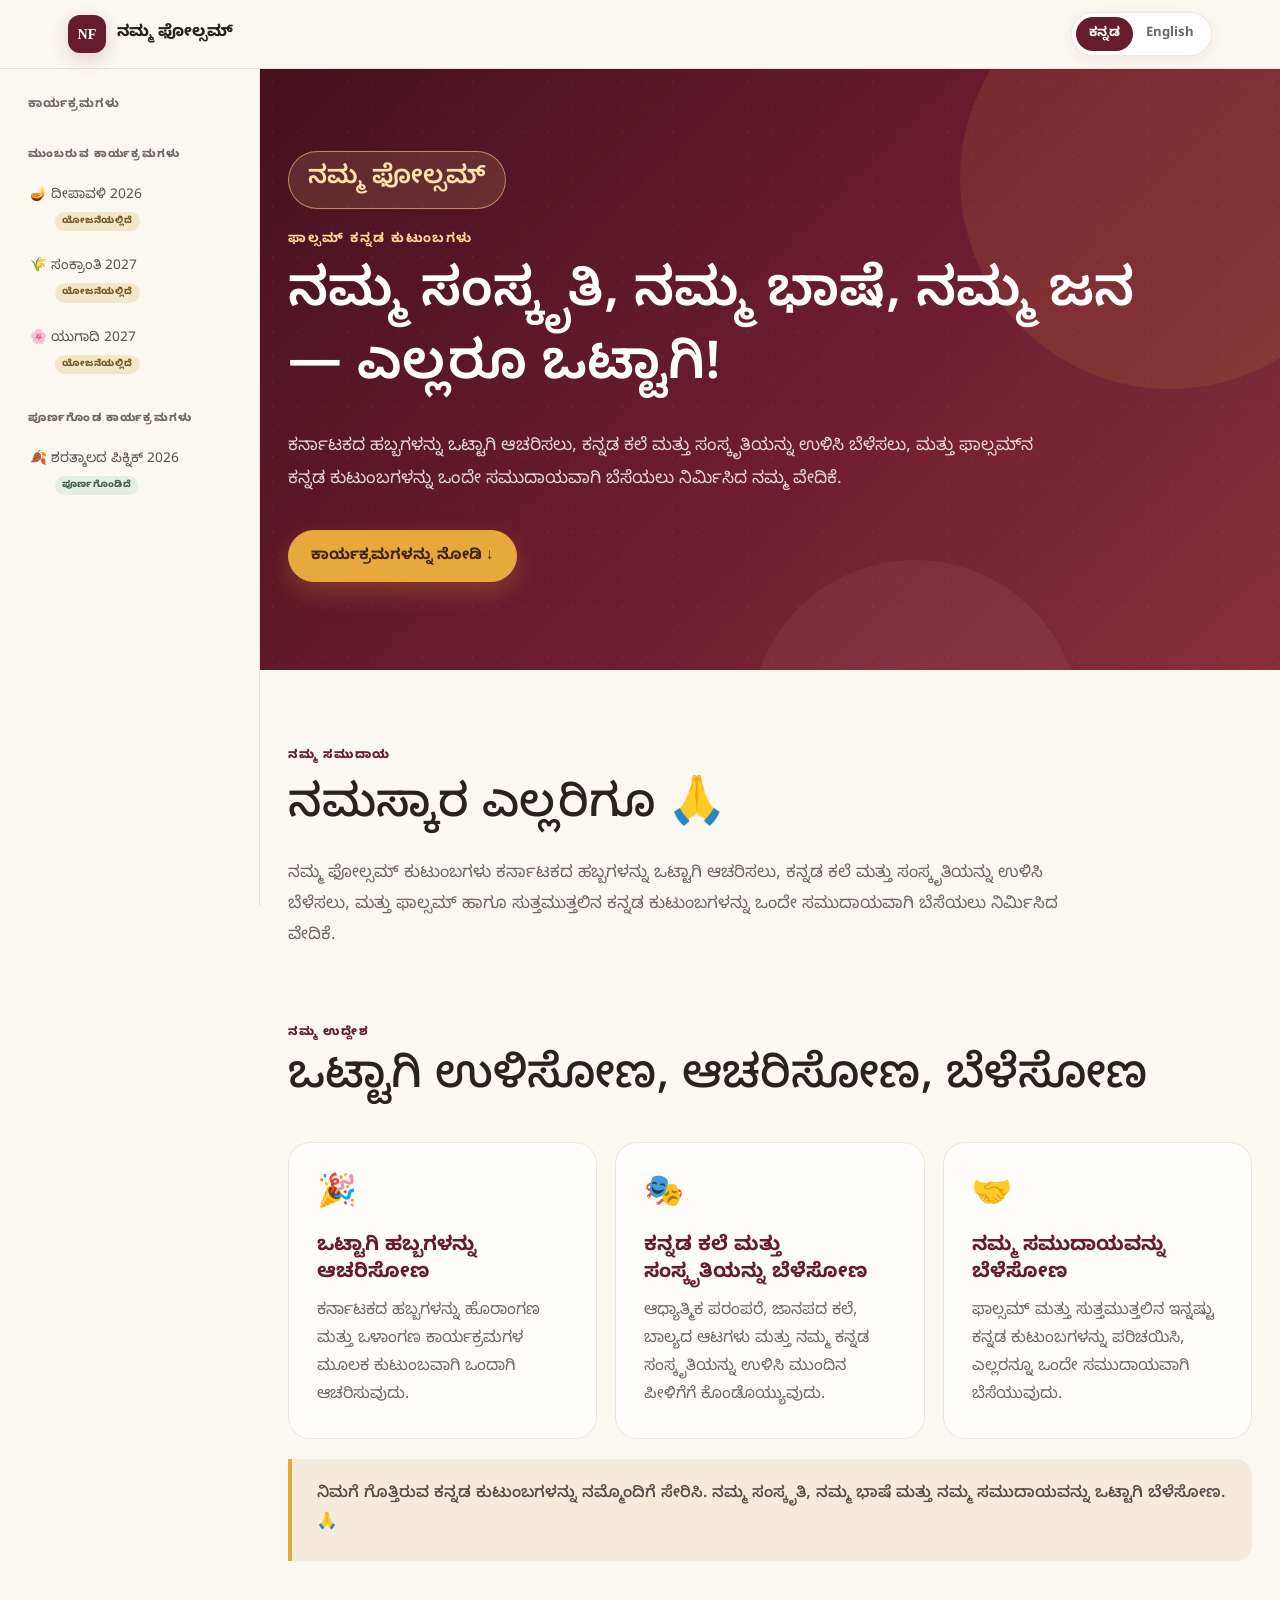
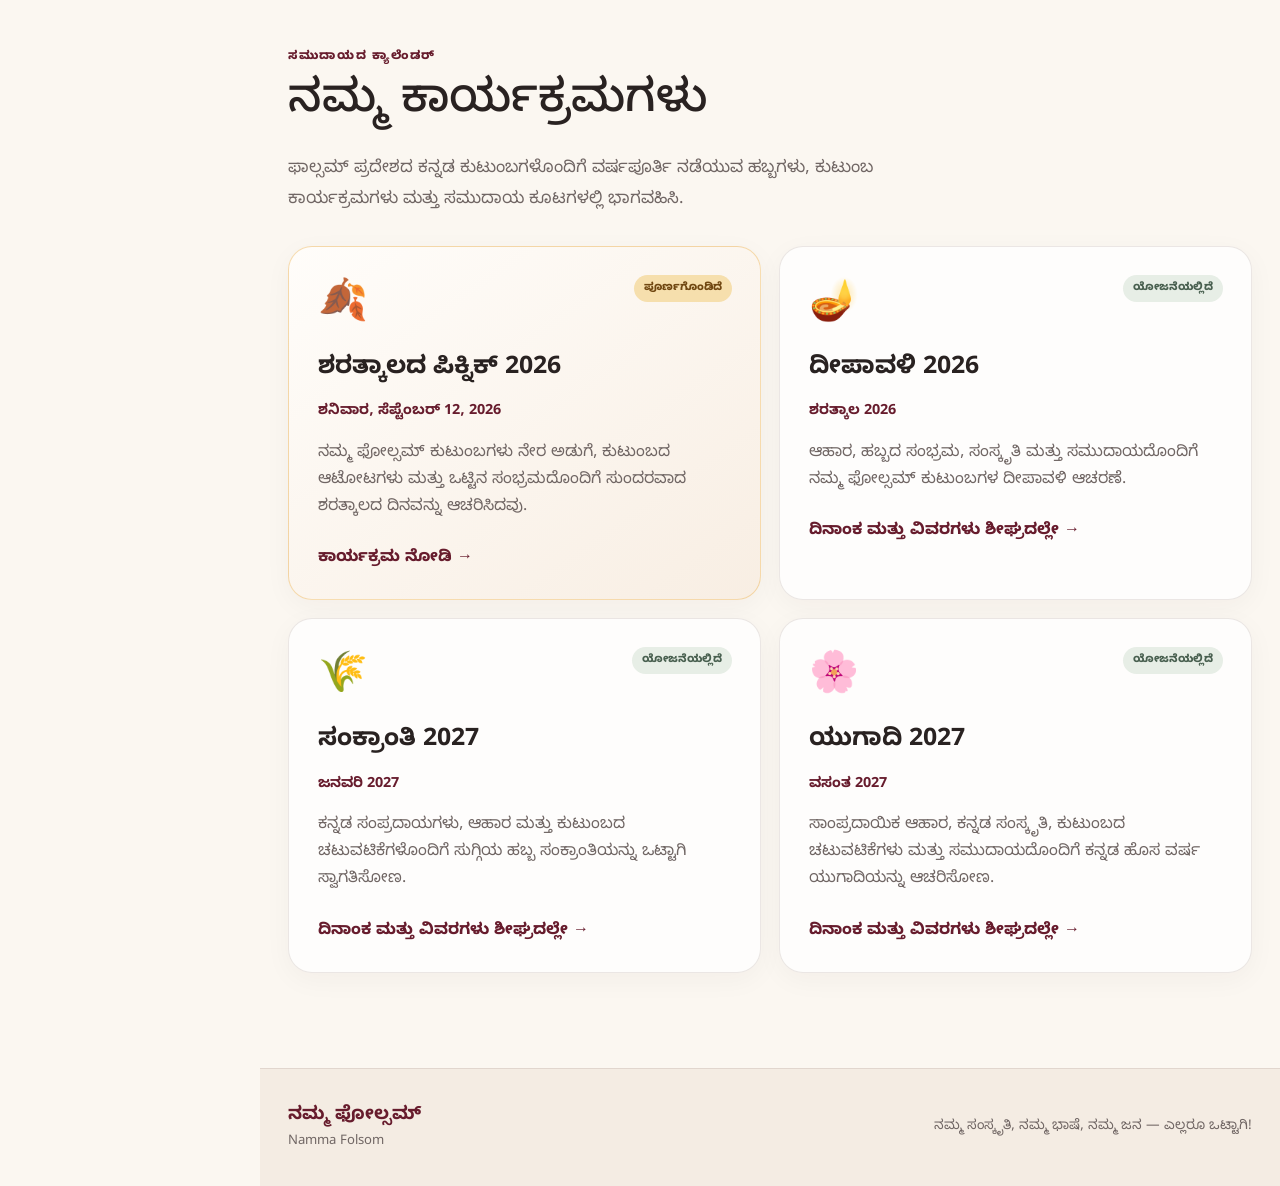
<file: index.html>
<!DOCTYPE html>
<html lang="kn">
<head>
<meta charset="UTF-8">
<meta name="viewport" content="width=device-width, initial-scale=1.0">
<meta name="description" content="Namma Folsom connects Kannada families in and around Folsom through cultural celebrations, family events, and community.">
<title>Namma Folsom | Folsom Kannada Families</title>
<link href="https://fonts.googleapis.com/css2?family=Noto+Sans+Kannada:wght@400;500;600;700&display=swap" rel="stylesheet">
<link rel="stylesheet" href="styles.css">
</head>
<body>
<nav class="top-nav"><div class="nav-inner">
<button class="sidebar-toggle" id="sidebarToggle" type="button" aria-label="Toggle events menu" aria-expanded="false">☰</button>
<div class="nav-brand" id="homeLink" role="button" tabindex="0"><span class="nav-mark">NF</span><span id="navBrandText">ನಮ್ಮ ಫೋಲ್ಸಮ್</span></div>
<div class="language-toggle" aria-label="Language selection"><button id="kannadaButton" class="active" type="button">ಕನ್ನಡ</button><button id="englishButton" type="button">English</button></div>
</div></nav>
<div class="page-shell">
<aside class="event-sidebar" id="eventSidebar"><div class="sidebar-sticky"><span class="nav-label" id="navEventsLabel">ಕಾರ್ಯಕ್ರಮಗಳು</span><ul id="eventList"></ul></div></aside>
<div class="sidebar-overlay" id="sidebarOverlay"></div>
<div class="page-main">
<header class="hero"><div class="hero-glow hero-glow-one"></div><div class="hero-glow hero-glow-two"></div>
<div class="hero-content"><div class="kannada-title" id="heroBrand">ನಮ್ಮ ಫೋಲ್ಸಮ್</div><p class="hero-kicker" id="heroKicker">ಫಾಲ್ಸಮ್ ಕನ್ನಡ ಕುಟುಂಬಗಳು</p>
<h1 class="hero-kannada" id="heroTitle">ನಮ್ಮ ಸಂಸ್ಕೃತಿ, ನಮ್ಮ ಭಾಷೆ, ನಮ್ಮ ಜನ — ಎಲ್ಲರೂ ಒಟ್ಟಾಗಿ!</h1>
<p class="hero-description" id="heroDescription">ಕರ್ನಾಟಕದ ಹಬ್ಬಗಳನ್ನು ಒಟ್ಟಾಗಿ ಆಚರಿಸಲು, ಕನ್ನಡ ಕಲೆ ಮತ್ತು ಸಂಸ್ಕೃತಿಯನ್ನು ಉಳಿಸಿ ಬೆಳೆಸಲು, ಮತ್ತು ಫಾಲ್ಸಮ್‌ನ ಕನ್ನಡ ಕುಟುಂಬಗಳನ್ನು ಒಂದೇ ಸಮುದಾಯವಾಗಿ ಬೆಸೆಯಲು ನಿರ್ಮಿಸಿದ ನಮ್ಮ ವೇದಿಕೆ.</p>
<div class="hero-actions"><button class="primary-btn" id="exploreButton" type="button">ಕಾರ್ಯಕ್ರಮಗಳನ್ನು ನೋಡಿ ↓</button></div></div></header>
<main class="main-content" id="community-content"><div id="eventContent"></div></main>
<footer class="footer"><div class="footer-inner"><div><strong id="footerBrand">ನಮ್ಮ ಫೋಲ್ಸಮ್</strong><span id="footerSubbrand">Namma Folsom</span></div><p id="footerText">ನಮ್ಮ ಸಂಸ್ಕೃತಿ, ನಮ್ಮ ಭಾಷೆ, ನಮ್ಮ ಜನ — ಎಲ್ಲರೂ ಒಟ್ಟಾಗಿ!</p></div></footer>
<script src="events.js"></script>
</div></div>
</body></html>
</file>
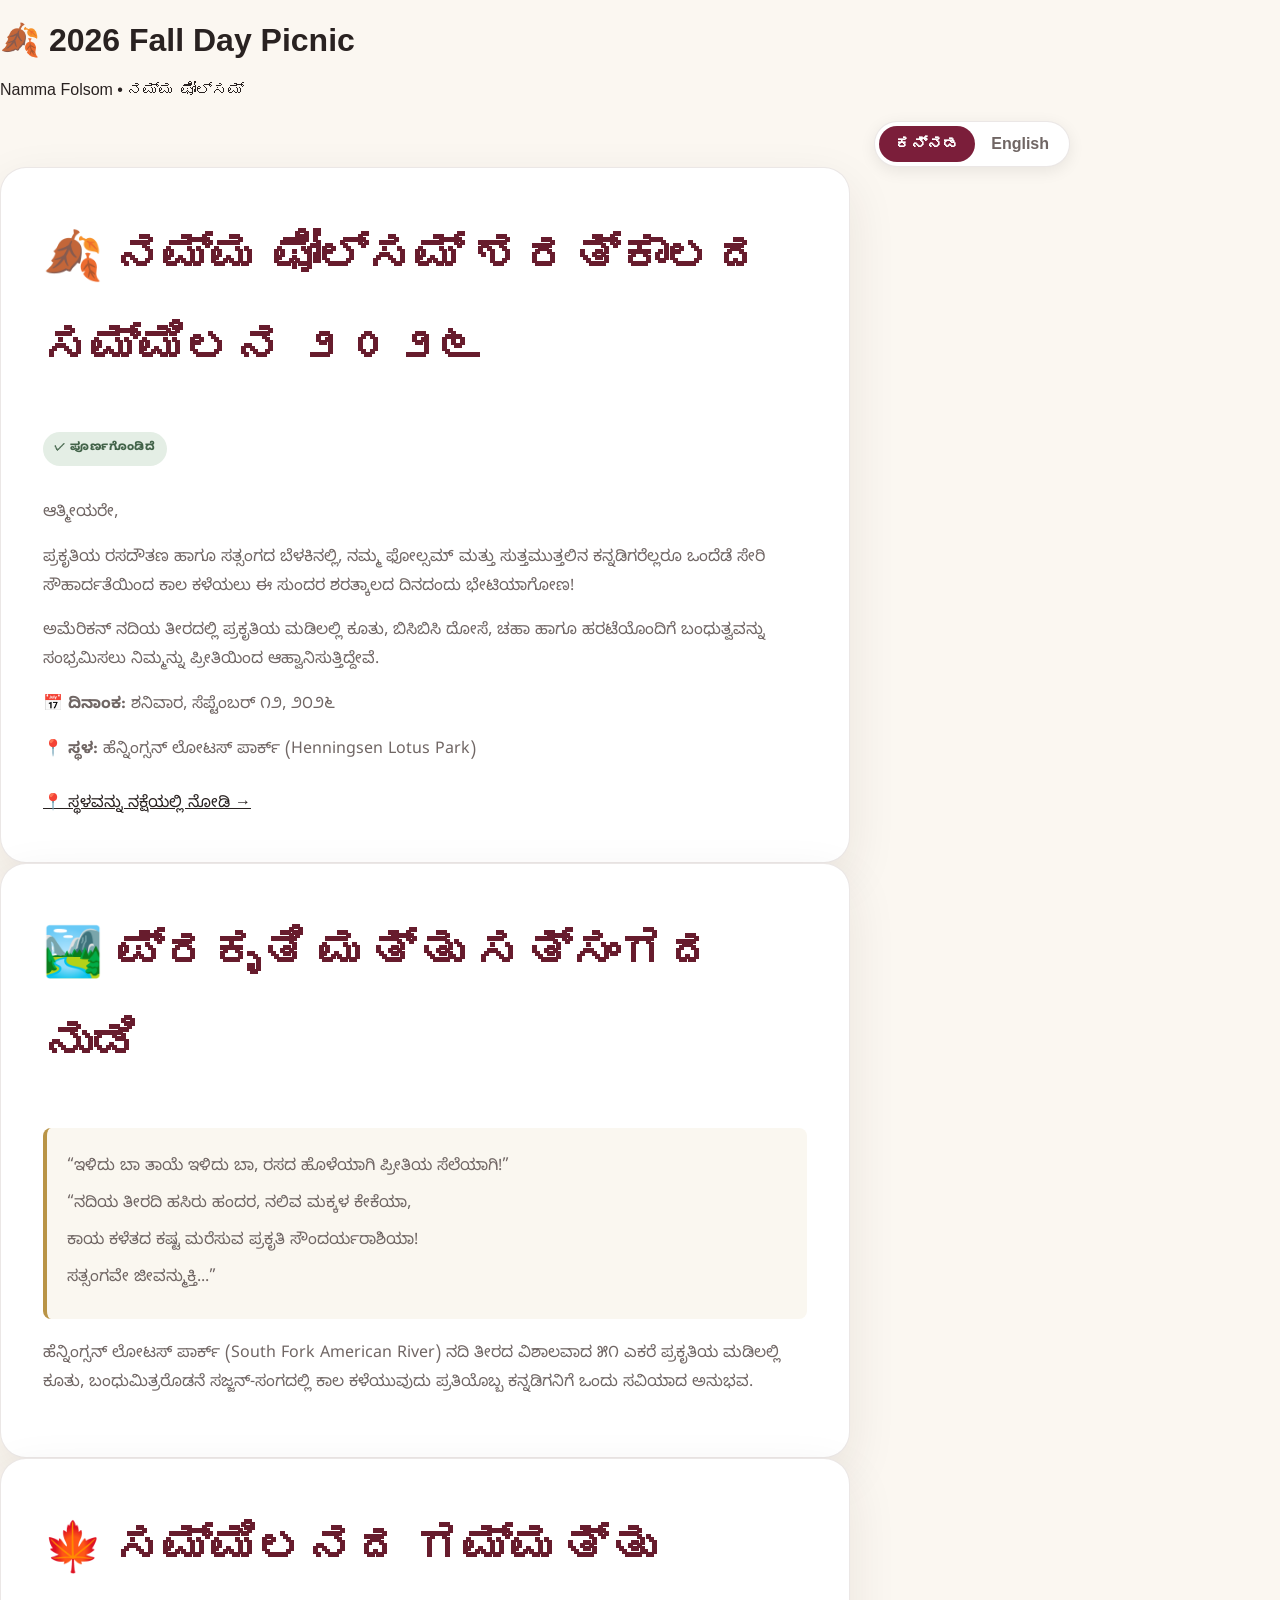
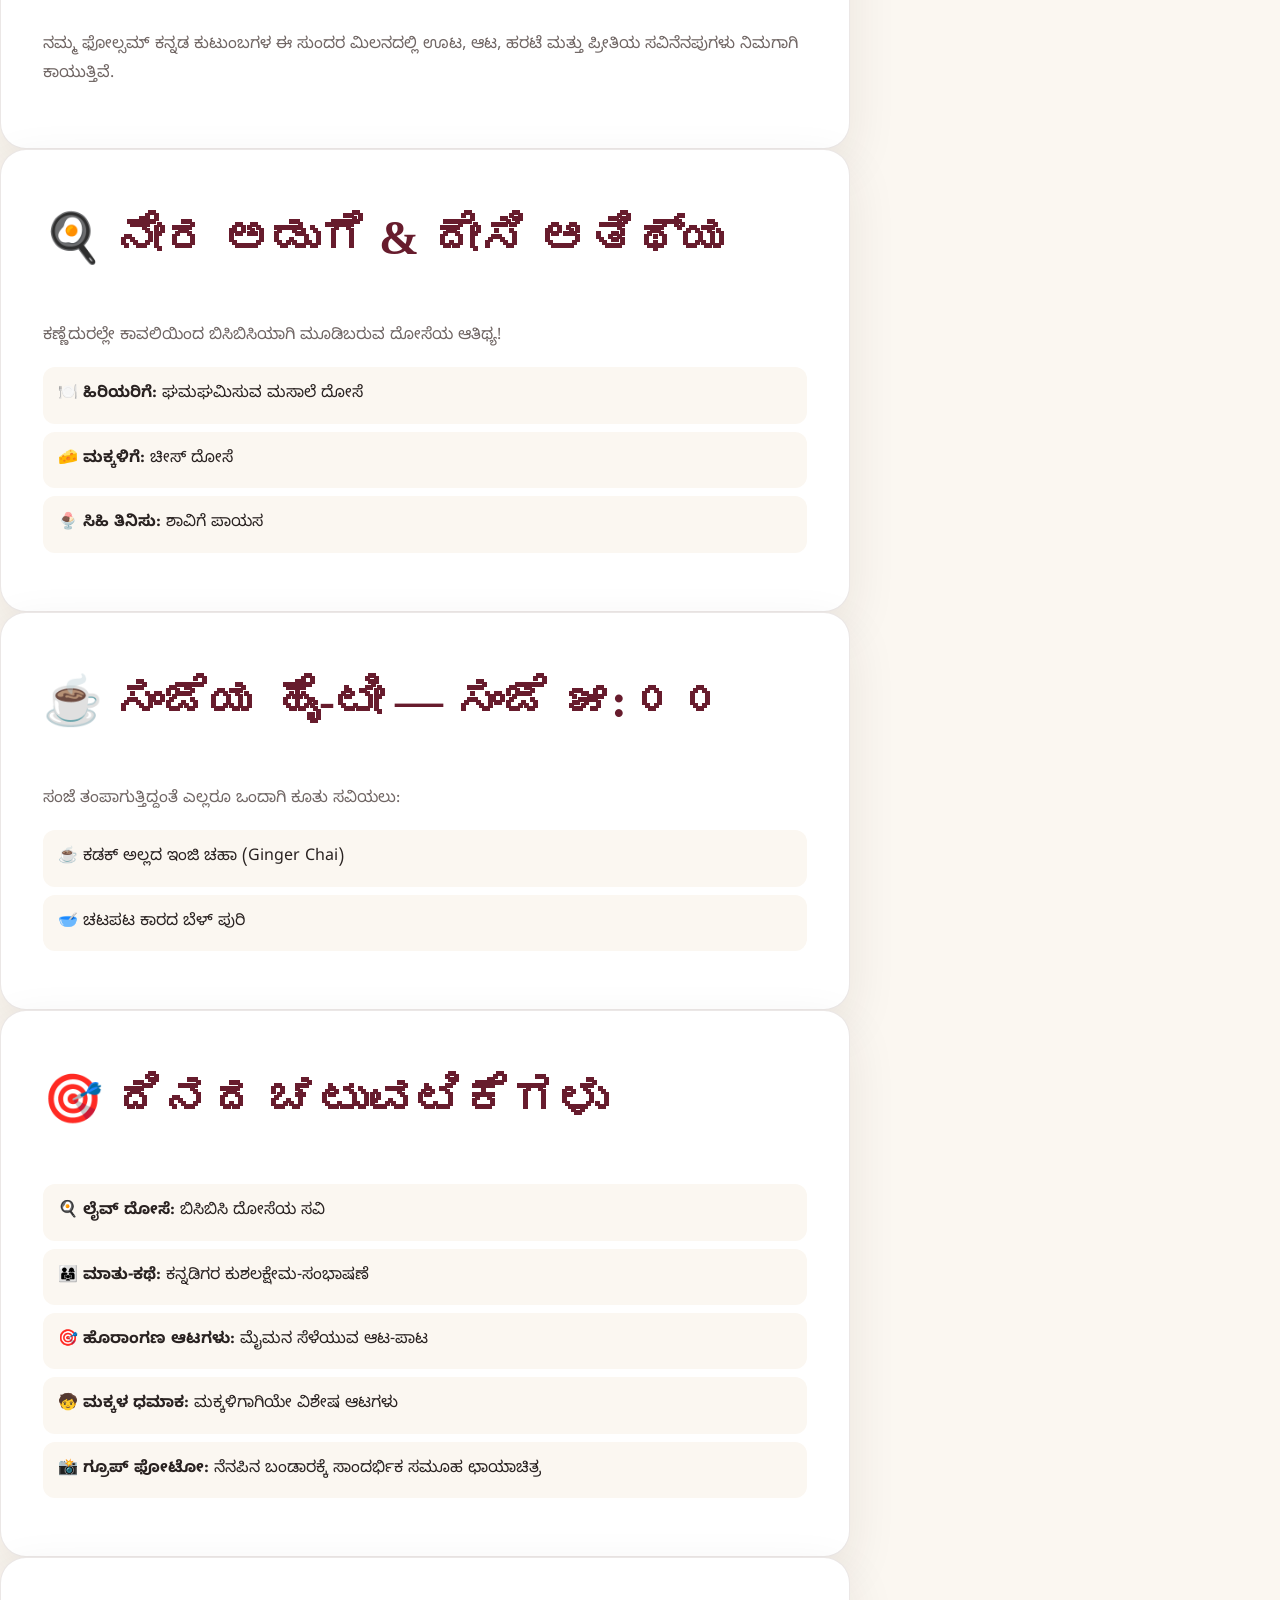
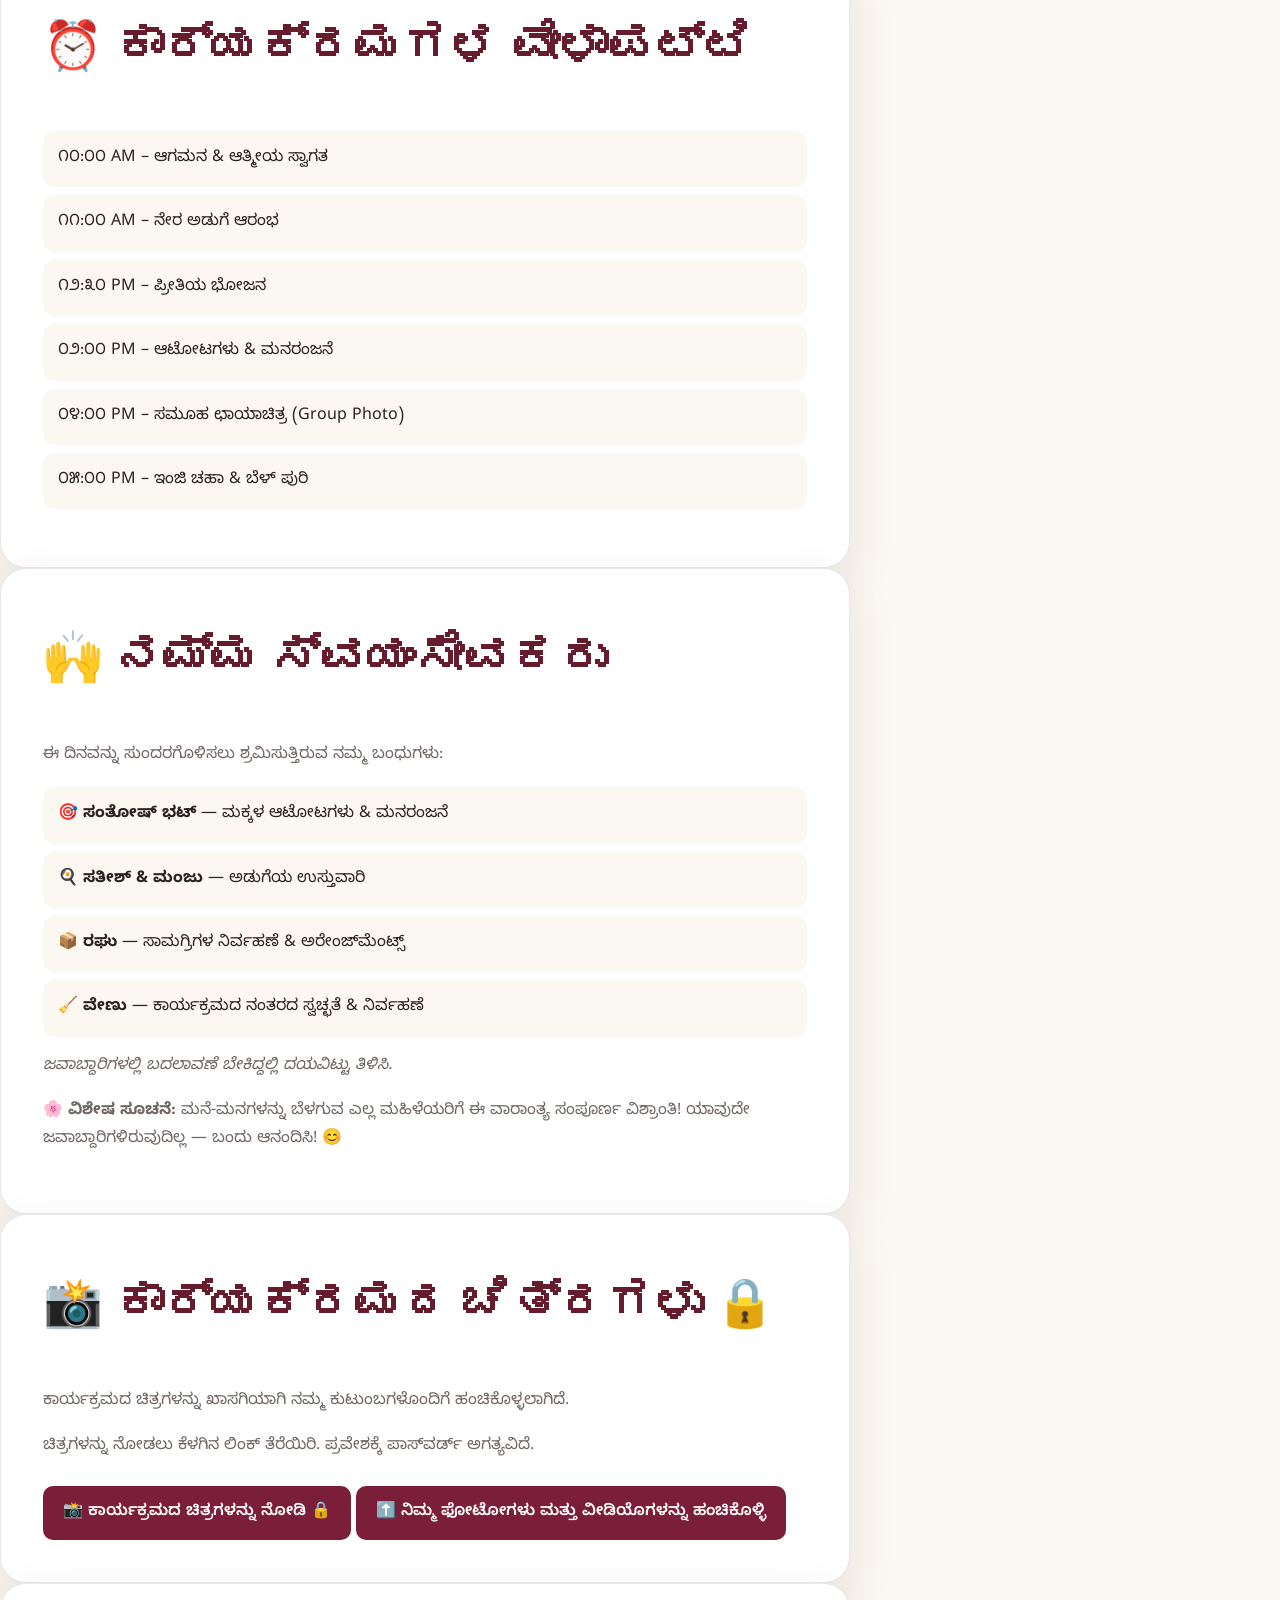
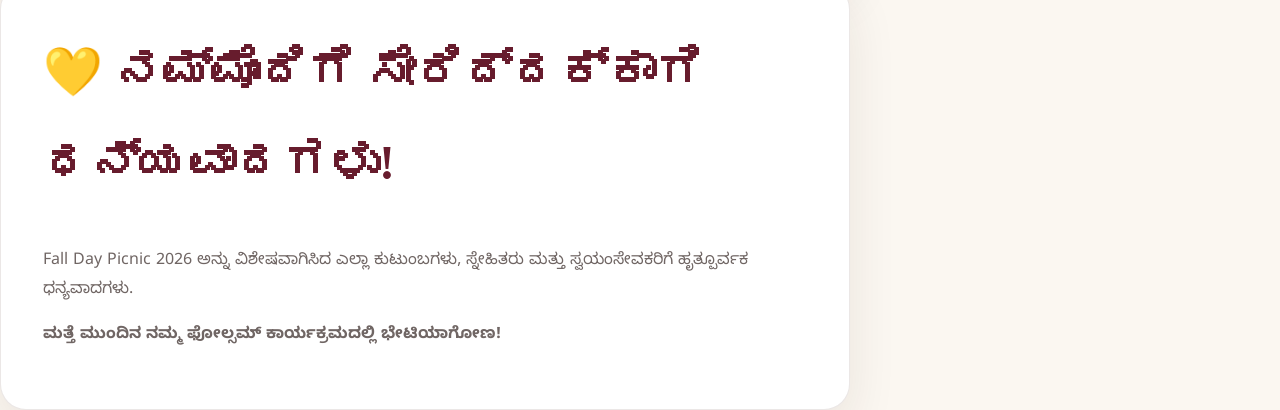
<file: events/fall-2026.html>
<!DOCTYPE html>
<html lang="kn">

<head>
    <meta charset="UTF-8">
    <meta name="viewport" content="width=device-width, initial-scale=1">

    <title>Fall Day Picnic 2026 | Namma Folsom</title>

    <link
        href="https://fonts.googleapis.com/css2?family=Noto+Sans+Kannada:wght@400;500;600;700&display=swap"
        rel="stylesheet"
    >

    <link rel="stylesheet" href="../styles.css">

    <style>
        .language-bar {
            max-width: 900px;
            margin: 22px auto 0;
            padding: 0 20px;
            display: flex;
            justify-content: flex-end;
        }

        .language-toggle {
            display: inline-flex;
            background: #ffffff;
            border-radius: 999px;
            padding: 4px;
            box-shadow: 0 4px 16px rgba(0, 0, 0, 0.08);
        }

        .language-toggle button {
            border: 0;
            background: transparent;
            padding: 9px 16px;
            border-radius: 999px;
            cursor: pointer;
            font: inherit;
            font-weight: 600;
        }

        .language-toggle button.active {
            background: #7b1e3a;
            color: #ffffff;
        }

        .kannada-content {
            font-family: "Noto Sans Kannada", "Tunga", sans-serif;
            line-height: 1.9;
        }

        .language-section[hidden] {
            display: none;
        }

        .event-quote {
            margin: 22px 0;
            padding: 18px 20px;
            border-left: 4px solid #b99446;
            background: rgba(185, 148, 70, 0.08);
            border-radius: 8px;
        }

        .event-quote p {
            margin: 8px 0;
        }

        .event-location-link,
        .photo-button {
            display: inline-block;
            margin-top: 8px;
        }

        .photo-button {
            text-decoration: none;
        }

        .photo-button {
            padding: 12px 20px;
            border-radius: 10px;
            background: #7b1e3a;
            color: #ffffff;
            font-weight: 600;
            transition:
                transform 0.2s ease,
                opacity 0.2s ease;
        }

        .photo-button:hover {
            transform: translateY(-1px);
            opacity: 0.92;
        }

	.event-status-badge {
            display: inline-block;
            margin: 0 0 18px;
            padding: 6px 11px;
            border-radius: 999px;
            font-size: 0.72rem;
            font-weight: 800;
            letter-spacing: 0.06em;
            text-transform: uppercase;
        }

        .event-status-badge.completed {
            background: #e4eee5;
            color: #426349;
        }

        .event-status-badge.planning {
            background: #f3e7ca;
            color: #795b20;
        }

    </style>
</head>

<body>

    <header class="header">
        <h1>🍂 2026 Fall Day Picnic</h1>
        <p>Namma Folsom • ನಮ್ಮ ಫೋಲ್ಸಮ್</p>
    </header>

    <div class="language-bar">
        <div class="language-toggle" aria-label="Language selection">

            <button
                id="kannadaButton"
                class="active"
                type="button"
                onclick="showKannada()"
            >
                ಕನ್ನಡ
            </button>

            <button
                id="englishButton"
                type="button"
                onclick="showEnglish()"
            >
                English
            </button>

        </div>
    </div>

    <main class="content">

        <!-- ========================= -->
        <!-- KANNADA VERSION - DEFAULT -->
        <!-- ========================= -->

        <div
            id="kannadaContent"
            class="language-section kannada-content"
        >

                <section class="event-card">
                <h2>🍂 ನಮ್ಮ ಫೋಲ್ಸಮ್ ಶರತ್ಕಾಲದ ಸಮ್ಮಿಲನ ೨೦೨೬</h2>
		<span id="fall-status-kn" class="event-status-badge"></span>

                <p>ಆತ್ಮೀಯರೇ,</p>

                <p>
                    ಪ್ರಕೃತಿಯ ರಸದೌತಣ ಹಾಗೂ ಸತ್ಸಂಗದ ಬೆಳಕಿನಲ್ಲಿ,
                    ನಮ್ಮ ಫೋಲ್ಸಮ್ ಮತ್ತು ಸುತ್ತಮುತ್ತಲಿನ ಕನ್ನಡಿಗರೆಲ್ಲರೂ
                    ಒಂದೆಡೆ ಸೇರಿ ಸೌಹಾರ್ದತೆಯಿಂದ ಕಾಲ ಕಳೆಯಲು ಈ
                    ಸುಂದರ ಶರತ್ಕಾಲದ ದಿನದಂದು ಭೇಟಿಯಾಗೋಣ!
                </p>

                <p>
                    ಅಮೆರಿಕನ್ ನದಿಯ ತೀರದಲ್ಲಿ ಪ್ರಕೃತಿಯ ಮಡಿಲಲ್ಲಿ ಕೂತು,
                    ಬಿಸಿಬಿಸಿ ದೋಸೆ, ಚಹಾ ಹಾಗೂ ಹರಟೆಯೊಂದಿಗೆ ಬಂಧುತ್ವವನ್ನು
                    ಸಂಭ್ರಮಿಸಲು ನಿಮ್ಮನ್ನು ಪ್ರೀತಿಯಿಂದ ಆಹ್ವಾನಿಸುತ್ತಿದ್ದೇವೆ.
                </p>

                <p>
                    <strong>📅 ದಿನಾಂಕ:</strong>
                    ಶನಿವಾರ, ಸೆಪ್ಟೆಂಬರ್ ೧೨, ೨೦೨೬
                </p>

                <p>
                    <strong>📍 ಸ್ಥಳ:</strong>
                    ಹೆನ್ನಿಂಗ್ಸನ್ ಲೋಟಸ್ ಪಾರ್ಕ್
                    (Henningsen Lotus Park)
                </p>

                <a
                    href="https://share.google/DDM6rTCv6JxnZZCHI"
                    target="_blank"
                    rel="noopener noreferrer"
                    class="event-location-link"
                >
                    📍 ಸ್ಥಳವನ್ನು ನಕ್ಷೆಯಲ್ಲಿ ನೋಡಿ →
                </a>
            </section>

            <section class="event-card">
                <h2>🏞️ ಪ್ರಕೃತಿ ಮತ್ತು ಸತ್ಸಂಗದ ನುಡಿ</h2>

                <div class="event-quote">
                    <p>
                        “ಇಳಿದು ಬಾ ತಾಯೆ ಇಳಿದು ಬಾ,
                        ರಸದ ಹೊಳೆಯಾಗಿ ಪ್ರೀತಿಯ ಸೆಲೆಯಾಗಿ!”
                    </p>

                    <p>
                        “ನದಿಯ ತೀರದಿ ಹಸಿರು ಹಂದರ,
                        ನಲಿವ ಮಕ್ಕಳ ಕೇಕೆಯಾ,
                    </p>

                    <p>
                        ಕಾಯ ಕಳೆತದ ಕಷ್ಟ ಮರೆಸುವ
                        ಪ್ರಕೃತಿ ಸೌಂದರ್ಯರಾಶಿಯಾ!
                    </p>

                    <p>
                        ಸತ್ಸಂಗವೇ ಜೀವನ್ಮುಕ್ತಿ...”
                    </p>
                </div>

                <p>
                    ಹೆನ್ನಿಂಗ್ಸನ್ ಲೋಟಸ್ ಪಾರ್ಕ್
                    (South Fork American River) ನದಿ ತೀರದ
                    ವಿಶಾಲವಾದ ೫೧ ಎಕರೆ ಪ್ರಕೃತಿಯ ಮಡಿಲಲ್ಲಿ ಕೂತು,
                    ಬಂಧುಮಿತ್ರರೊಡನೆ ಸಜ್ಜನ್-ಸಂಗದಲ್ಲಿ ಕಾಲ ಕಳೆಯುವುದು
                    ಪ್ರತಿಯೊಬ್ಬ ಕನ್ನಡಿಗನಿಗೆ ಒಂದು ಸವಿಯಾದ ಅನುಭವ.
                </p>
            </section>

            <section class="event-card">
                <h2>🍁 ಸಮ್ಮಿಲನದ ಗಮ್ಮತ್ತು</h2>

                <p>
                    ನಮ್ಮ ಫೋಲ್ಸಮ್ ಕನ್ನಡ ಕುಟುಂಬಗಳ ಈ ಸುಂದರ ಮಿಲನದಲ್ಲಿ
                    ಊಟ, ಆಟ, ಹರಟೆ ಮತ್ತು ಪ್ರೀತಿಯ ಸವಿನೆನಪುಗಳು
                    ನಿಮಗಾಗಿ ಕಾಯುತ್ತಿವೆ.
                </p>
            </section>

            <section class="event-card">
                <h2>🍳 ನೇರ ಅಡುಗೆ &amp; ದೇಸಿ ಆತಿಥ್ಯ</h2>

                <p>
                    ಕಣ್ಣೆದುರಲ್ಲೇ ಕಾವಲಿಯಿಂದ ಬಿಸಿಬಿಸಿಯಾಗಿ
                    ಮೂಡಿಬರುವ ದೋಸೆಯ ಆತಿಥ್ಯ!
                </p>

                <ul>
                    <li>
                        🍽️ <strong>ಹಿರಿಯರಿಗೆ:</strong>
                        ಘಮಘಮಿಸುವ ಮಸಾಲೆ ದೋಸೆ
                    </li>

                    <li>
                        🧀 <strong>ಮಕ್ಕಳಿಗೆ:</strong>
                        ಚೀಸ್ ದೋಸೆ
                    </li>

                    <li>
                        🍨 <strong>ಸಿಹಿ ತಿನಿಸು:</strong>
                        ಶಾವಿಗೆ ಪಾಯಸ
                    </li>
                </ul>
            </section>

            <section class="event-card">
                <h2>☕ ಸಂಜೆಯ ಹೈ-ಟೀ — ಸಂಜೆ ೫:೦೦</h2>

                <p>
                    ಸಂಜೆ ತಂಪಾಗುತ್ತಿದ್ದಂತೆ ಎಲ್ಲರೂ ಒಂದಾಗಿ ಕೂತು
                    ಸವಿಯಲು:
                </p>

                <ul>
                    <li>☕ ಕಡಕ್ ಅಲ್ಲದ ಇಂಜಿ ಚಹಾ (Ginger Chai)</li>
                    <li>🥣 ಚಟಪಟ ಕಾರದ ಬೆಳ್ ಪುರಿ</li>
                </ul>
            </section>

            <section class="event-card">
                <h2>🎯 ದಿನದ ಚಟುವಟಿಕೆಗಳು</h2>

                <ul>
                    <li>
                        🍳 <strong>ಲೈವ್ ದೋಸೆ:</strong>
                        ಬಿಸಿಬಿಸಿ ದೋಸೆಯ ಸವಿ
                    </li>

                    <li>
                        👨‍👩‍👧 <strong>ಮಾತು-ಕಥೆ:</strong>
                        ಕನ್ನಡಿಗರ ಕುಶಲಕ್ಷೇಮ-ಸಂಭಾಷಣೆ
                    </li>

                    <li>
                        🎯 <strong>ಹೊರಾಂಗಣ ಆಟಗಳು:</strong>
                        ಮೈಮನ ಸೆಳೆಯುವ ಆಟ-ಪಾಟ
                    </li>

                    <li>
                        🧒 <strong>ಮಕ್ಕಳ ಧಮಾಕ:</strong>
                        ಮಕ್ಕಳಿಗಾಗಿಯೇ ವಿಶೇಷ ಆಟಗಳು
                    </li>

                    <li>
                        📸 <strong>ಗ್ರೂಪ್ ಫೋಟೋ:</strong>
                        ನೆನಪಿನ ಬಂಡಾರಕ್ಕೆ ಸಾಂದರ್ಭಿಕ ಸಮೂಹ ಛಾಯಾಚಿತ್ರ
                    </li>
                </ul>
            </section>

            <section class="event-card">
                <h2>⏰ ಕಾರ್ಯಕ್ರಮಗಳ ವೇಳಾಪಟ್ಟಿ</h2>

                <ul>
                    <li>೧೦:೦೦ AM – ಆಗಮನ &amp; ಆತ್ಮೀಯ ಸ್ವಾಗತ</li>
                    <li>೧೧:೦೦ AM – ನೇರ ಅಡುಗೆ ಆರಂಭ</li>
                    <li>೧೨:೩೦ PM – ಪ್ರೀತಿಯ ಭೋಜನ</li>
                    <li>೦೨:೦೦ PM – ಆಟೋಟಗಳು &amp; ಮನರಂಜನೆ</li>
                    <li>
                        ೦೪:೦೦ PM – ಸಮೂಹ ಛಾಯಾಚಿತ್ರ
                        (Group Photo)
                    </li>
                    <li>
                        ೦೫:೦೦ PM – ಇಂಜಿ ಚಹಾ &amp; ಬೆಳ್ ಪುರಿ
                    </li>
                </ul>
            </section>

            <section class="event-card">
                <h2>🙌 ನಮ್ಮ ಸ್ವಯಂಸೇವಕರು</h2>

                <p>
                    ಈ ದಿನವನ್ನು ಸುಂದರಗೊಳಿಸಲು ಶ್ರಮಿಸುತ್ತಿರುವ
                    ನಮ್ಮ ಬಂಧುಗಳು:
                </p>

                <ul>
                    <li>
                        🎯 <strong>ಸಂತೋಷ್ ಭಟ್</strong> —
                        ಮಕ್ಕಳ ಆಟೋಟಗಳು &amp; ಮನರಂಜನೆ
                    </li>

                    <li>
                        🍳 <strong>ಸತೀಶ್ &amp; ಮಂಜು</strong> —
                        ಅಡುಗೆಯ ಉಸ್ತುವಾರಿ
                    </li>

                    <li>
                        📦 <strong>ರಘು</strong> —
                        ಸಾಮಗ್ರಿಗಳ ನಿರ್ವಹಣೆ &amp; ಅರೇಂಜ್‌ಮೆಂಟ್ಸ್
                    </li>

                    <li>
                        🧹 <strong>ವೇಣು</strong> —
                        ಕಾರ್ಯಕ್ರಮದ ನಂತರದ ಸ್ವಚ್ಛತೆ &amp; ನಿರ್ವಹಣೆ
                    </li>
                </ul>

                <p>
                    <em>
                        ಜವಾಬ್ದಾರಿಗಳಲ್ಲಿ ಬದಲಾವಣೆ ಬೇಕಿದ್ದಲ್ಲಿ
                        ದಯವಿಟ್ಟು ತಿಳಿಸಿ.
                    </em>
                </p>

                <p>
                    🌸 <strong>ವಿಶೇಷ ಸೂಚನೆ:</strong>
                    ಮನೆ-ಮನಗಳನ್ನು ಬೆಳಗುವ ಎಲ್ಲ ಮಹಿಳೆಯರಿಗೆ ಈ
                    ವಾರಾಂತ್ಯ ಸಂಪೂರ್ಣ ವಿಶ್ರಾಂತಿ!
                    ಯಾವುದೇ ಜವಾಬ್ದಾರಿಗಳಿರುವುದಿಲ್ಲ —
                    ಬಂದು ಆನಂದಿಸಿ! 😊
                </p>
            </section>

            <section class="event-card">
                <h2>📸 ಕಾರ್ಯಕ್ರಮದ ಚಿತ್ರಗಳು 🔒</h2>

                <p>
                    ಕಾರ್ಯಕ್ರಮದ ಚಿತ್ರಗಳನ್ನು ಖಾಸಗಿಯಾಗಿ
                    ನಮ್ಮ ಕುಟುಂಬಗಳೊಂದಿಗೆ ಹಂಚಿಕೊಳ್ಳಲಾಗಿದೆ.
                </p>

                <p>
                    ಚಿತ್ರಗಳನ್ನು ನೋಡಲು ಕೆಳಗಿನ ಲಿಂಕ್ ತೆರೆಯಿರಿ.
                    ಪ್ರವೇಶಕ್ಕೆ ಪಾಸ್‌ವರ್ಡ್ ಅಗತ್ಯವಿದೆ.
                </p>

                <a
                    id="fall-photos-kn"
                    href="#"
                    class="photo-button"
                    target="_blank"
                    rel="noopener noreferrer"
                >
                    📸 ಕಾರ್ಯಕ್ರಮದ ಚಿತ್ರಗಳನ್ನು ನೋಡಿ 🔒
                </a>
                <a
                    id="fall-uploads-kn"
                    href="#"
                    class="photo-button"
                    target="_blank"
                    rel="noopener noreferrer"
                >
                   ⬆️ ನಿಮ್ಮ ಫೋಟೋಗಳು ಮತ್ತು ವೀಡಿಯೊಗಳನ್ನು ಹಂಚಿಕೊಳ್ಳಿ
               </a>

            </section>

            <section class="event-card">
                <h2>💛 ನಮ್ಮೊಂದಿಗೆ ಸೇರಿದ್ದಕ್ಕಾಗಿ ಧನ್ಯವಾದಗಳು!</h2>
                <p>
                    Fall Day Picnic 2026 ಅನ್ನು ವಿಶೇಷವಾಗಿಸಿದ
                    ಎಲ್ಲಾ ಕುಟುಂಬಗಳು, ಸ್ನೇಹಿತರು ಮತ್ತು ಸ್ವಯಂಸೇವಕರಿಗೆ
                    ಹೃತ್ಪೂರ್ವಕ ಧನ್ಯವಾದಗಳು.
                </p>
                <p><strong>ಮತ್ತೆ ಮುಂದಿನ ನಮ್ಮ ಫೋಲ್ಸಮ್ ಕಾರ್ಯಕ್ರಮದಲ್ಲಿ ಭೇಟಿಯಾಗೋಣ!</strong></p>
            </section>

        </div>


        <!-- ================= -->
        <!-- ENGLISH VERSION -->
        <!-- ================= -->

        <div
            id="englishContent"
            class="language-section"
            hidden
        >

        <section class="event-card">
                <h2>🍂 Namma Folsom Fall Day Picnic 2026</h2>
		<span id="fall-status-en" class="event-status-badge"></span>
                <p>
                    Namma Folsom families gathered for a beautiful
                    fall day by the American River with food, activities,
                    conversation, and time together as a community.
                </p>
                <p><strong>📅 Date:</strong> Saturday, September 12, 2026</p>
                <p><strong>📍 Location:</strong> Henningsen Lotus Park</p>
                <a
                    href="https://share.google/DDM6rTCv6JxnZZCHI"
                    target="_blank"
                    rel="noopener noreferrer"
                    class="event-location-link"
                >
                    📍 View Location →
                </a>
            </section>

            <section class="event-card">
                <h2>🏞️ A Day in Nature &amp; Community</h2>

                <p>
                    Henningsen Lotus Park sits along the
                    South Fork of the American River and offers
                    a beautiful natural setting for our families
                    to relax, talk, laugh, and spend meaningful
                    time together.
                </p>

                <p>
                    This gathering is about more than an event.
                    It is a chance to strengthen friendships,
                    celebrate our Kannada community, and enjoy
                    a peaceful fall day together.
                </p>
            </section>

            <section class="event-card">
                <h2>🍁 What to Expect</h2>

                <p>
                    Food, games, conversation, laughter, and
                    plenty of memories await at this gathering
                    of Namma Folsom Kannada families.
                </p>
            </section>

            <section class="event-card">
                <h2>🍳 Live Cooking &amp; Desi Hospitality</h2>

                <p>
                    Enjoy fresh dosas prepared live at the picnic.
                </p>

                <ul>
                    <li>
                        🍽️ <strong>Adults:</strong>
                        Masala Dosa
                    </li>

                    <li>
                        🧀 <strong>Kids:</strong>
                        Cheese Dosa
                    </li>

                    <li>
                        🍨 <strong>Dessert:</strong>
                        Shavige Payasa
                    </li>
                </ul>
            </section>

            <section class="event-card">
                <h2>☕ High Tea — 5:00 PM</h2>

                <p>
                    As the evening cools down, we'll gather
                    together for:
                </p>

                <ul>
                    <li>☕ Ginger Chai</li>
                    <li>🥣 Bhel Puri</li>
                </ul>
            </section>

            <section class="event-card">
                <h2>🎯 Activities</h2>

                <ul>
                    <li>🍳 Live dosa cooking</li>
                    <li>👨‍👩‍👧 Family meet &amp; greet</li>
                    <li>🎯 Outdoor games</li>
                    <li>🧒 Special activities for kids</li>
                    <li>📸 Community group photo</li>
                </ul>
            </section>

            <section class="event-card">
                <h2>⏰ Event Schedule</h2>

                <ul>
                    <li>10:00 AM – Arrival &amp; Welcome</li>
                    <li>11:00 AM – Live Cooking Begins</li>
                    <li>12:30 PM – Lunch</li>
                    <li>2:00 PM – Games &amp; Activities</li>
                    <li>4:00 PM – Community Group Photo</li>
                    <li>
                        5:00 PM – Ginger Chai &amp; Bhel Puri
                    </li>
                </ul>
            </section>

            <section class="event-card">
                <h2>🙌 Our Volunteers</h2>

                <p>
                    A big thank you to everyone helping make
                    our Fall Day Picnic special!
                </p>

                <ul>
                    <li>
                        🎯 <strong>Santosh Bhat</strong> —
                        Kids Activities &amp; Games
                    </li>

                    <li>
                        🍳 <strong>Sathish &amp; Manju</strong> —
                        Cooking
                    </li>

                    <li>
                        📦 <strong>Raghu</strong> —
                        Supplies &amp; Table Arrangement
                    </li>

                    <li>
                        🧹 <strong>Venu</strong> —
                        Wrap Up &amp; Cleanup
                    </li>
                </ul>

                <p>
                    <em>
                        Please let us know if you would like
                        to switch roles.
                    </em>
                </p>

                <p>
                    🌸 <strong>Special note:</strong>
                    All the ladies get the weekend off —
                    no assignments! Just come, relax,
                    and enjoy the day. 😊
                </p>
            </section>

            <section class="event-card">
                <h2>📸 Event Photos 🔒</h2>

                <p>
                    Event photos are shared privately with
                    Namma Folsom families.
                </p>

                <p>
                    Open the private photo gallery below.
                    A password is required to view the photos.
                </p>

                <a
                    id="fall-photos-en"
                    href="#"
                    class="photo-button"
                    target="_blank"
                    rel="noopener noreferrer"
                >
                    📸 View Event Photos 🔒
                </a>

                <a
                    id="fall-uploads-en"
                    href="#"
                    class="photo-button"
                    target="_blank"
                    rel="noopener noreferrer"
                >
                  ⬆️ Share Your Photos & Videos
               </a>

            </section>

            <section class="event-card">
                <h2>💛 Thank You for Joining Us!</h2>
                <p>
                    Thank you to all of the families, friends, and
                    volunteers who made Fall Day Picnic 2026 such
                    a wonderful community gathering.
                </p>
                <p><strong>We look forward to seeing you at the next Namma Folsom celebration!</strong></p>
            </section>

        </div>

    </main>

    <script>
        const kannadaContent =
            document.getElementById("kannadaContent");

        const englishContent =
            document.getElementById("englishContent");

        const kannadaButton =
            document.getElementById("kannadaButton");

        const englishButton =
            document.getElementById("englishButton");

        function showKannada() {
            kannadaContent.hidden = false;
            englishContent.hidden = true;

            kannadaButton.classList.add("active");
            englishButton.classList.remove("active");

            document.documentElement.lang = "kn";

            localStorage.setItem(
                "nammaFolsomLanguage",
                "kn"
            );
        }

        function showEnglish() {
            kannadaContent.hidden = true;
            englishContent.hidden = false;

            englishButton.classList.add("active");
            kannadaButton.classList.remove("active");

            document.documentElement.lang = "en";

            localStorage.setItem(
                "nammaFolsomLanguage",
                "en"
            );
        }

        const savedLanguage =
            localStorage.getItem("nammaFolsomLanguage");

        if (savedLanguage === "en") {
            showEnglish();
        } else {
            showKannada();
        }
    </script>
    <script src="../config/events-2026.js"></script>

    <script>
        document.getElementById("fall-photos-kn").href =
           events2026.fallPicnic.photos;

    document.getElementById("fall-photos-en").href =
        events2026.fallPicnic.photos;

    document.getElementById("fall-uploads-kn").href =
        events2026.fallPicnic.uploads;

    document.getElementById("fall-uploads-en").href =
        events2026.fallPicnic.uploads;
    const fallStatus = events2026.fallPicnic.status;

    document.getElementById("fall-status-kn").textContent =
        fallStatus === "completed" ? "✓ ಪೂರ್ಣಗೊಂಡಿದೆ" : "ಯೋಜನೆಯಲ್ಲಿದೆ";

    document.getElementById("fall-status-en").textContent =
        fallStatus === "completed" ? "✓ COMPLETED" : "IN PLANNING";

    document.getElementById("fall-status-kn").classList.add(fallStatus);
    document.getElementById("fall-status-en").classList.add(fallStatus);

    </script>

</body>
</html>
</file>
<file: styles.css>
*{box-sizing:border-box}html{scroll-behavior:smooth}:root{--wine:#671c2d;--wine-dark:#42101d;--gold:#e9a83b;--gold-soft:#ffd98d;--cream:#fbf7f1;--cream-dark:#f2e9dd;--green:#536b59;--text:#292221;--muted:#706664;--white:#fff;--border:rgba(88,57,48,.12);--shadow:0 18px 50px rgba(60,28,25,.09)}
body{margin:0;background:var(--cream);color:var(--text);font-family:Inter,-apple-system,BlinkMacSystemFont,"Segoe UI",sans-serif}body.kannada-mode{font-family:"Noto Sans Kannada","Tunga",Inter,sans-serif}a{color:inherit}button{font-family:inherit}
.top-nav{position:sticky;top:0;z-index:1000;background:rgba(251,247,241,.94);backdrop-filter:blur(18px);border-bottom:1px solid var(--border)}.nav-inner{max-width:1200px;margin:auto;padding:12px 28px;display:flex;align-items:center;justify-content:space-between;gap:24px}.nav-brand{display:flex;align-items:center;gap:11px;font-weight:750;cursor:pointer;white-space:nowrap}.nav-mark{width:38px;height:38px;border-radius:12px;display:grid;place-items:center;background:var(--wine);color:#fff;font-family:Georgia,serif;font-size:.88rem;box-shadow:0 6px 18px rgba(103,28,45,.18)}.nav-right,.nav-events{display:flex;align-items:center}.nav-right{gap:18px;min-width:0}.nav-events{gap:10px}.nav-label{color:var(--muted);font-size:.76rem;text-transform:uppercase;font-weight:700;letter-spacing:1px}#eventList{display:flex;gap:3px;padding:0;margin:0;list-style:none}#eventList li{padding:8px 9px;border-radius:999px;cursor:pointer;font-size:.8rem;color:#5c5350}#eventList li:hover{color:var(--wine);background:var(--cream-dark)}
.language-toggle{display:inline-flex;flex:0 0 auto;padding:4px;background:#fff;border:1px solid var(--border);border-radius:999px;box-shadow:0 4px 16px rgba(60,28,25,.06)}.language-toggle button{border:0;background:transparent;padding:8px 13px;border-radius:999px;cursor:pointer;color:var(--muted);font-size:.82rem;font-weight:700}.language-toggle button.active{background:var(--wine);color:#fff}
.hero{position:relative;overflow:hidden;min-height:560px;display:flex;align-items:center;background:linear-gradient(135deg,#46101f 0%,#6d1d31 55%,#882f3b 100%);color:#fff}.hero::after{content:"";position:absolute;inset:0;background-image:radial-gradient(rgba(255,255,255,.05) 1px,transparent 1px);background-size:25px 25px;pointer-events:none}.hero-content{position:relative;z-index:2;width:100%;max-width:1200px;margin:auto;padding:82px 28px 88px}.kannada-title{display:inline-block;margin-bottom:22px;padding:10px 19px 11px;border:1px solid rgba(255,217,141,.55);border-radius:999px;background:rgba(255,217,141,.12);color:#ffe4a9;font-size:clamp(1.2rem,2vw,1.65rem);font-weight:600}.hero-kicker{margin:0 0 13px;color:var(--gold-soft);font-size:.82rem;font-weight:700;text-transform:uppercase;letter-spacing:1.5px}.hero-kannada{max-width:900px;margin:0;font-size:clamp(2.25rem,4.2vw,3.75rem);line-height:1.35;font-weight:600;color:#fff}body:not(.kannada-mode) .hero-kannada{max-width:800px;font-family:Georgia,"Times New Roman",serif;line-height:1.12;font-weight:500}.hero-description{max-width:760px;margin:25px 0 0;font-size:1.08rem;line-height:1.9;color:rgba(255,255,255,.82)}.hero-actions{display:flex;margin-top:32px}.primary-btn{border-radius:999px;padding:14px 22px;background:var(--gold);color:#3c260b;border:1px solid var(--gold);font-size:.95rem;font-weight:700;cursor:pointer;box-shadow:0 10px 26px rgba(233,168,59,.24)}.primary-btn:hover{transform:translateY(-2px)}.hero-glow{position:absolute;border-radius:50%}.hero-glow-one{width:420px;height:420px;right:-100px;top:-100px;background:rgba(233,168,59,.11)}.hero-glow-two{width:330px;height:330px;right:200px;bottom:-220px;background:rgba(255,255,255,.05)}
.main-content{max-width:1200px;margin:auto;padding:75px 28px 95px}.welcome-section{max-width:800px;margin-bottom:70px}.eyebrow{display:inline-block;color:var(--wine);font-size:.75rem;font-weight:800;text-transform:uppercase;letter-spacing:1.7px;margin-bottom:9px}.welcome-section h2,.section-heading h2{margin:0 0 18px;font-family:Georgia,"Times New Roman",serif;font-size:clamp(2rem,3.6vw,3.1rem);font-weight:500}.kannada-mode .welcome-section h2,.kannada-mode .section-heading h2,.kannada-mode .purpose-card h3,.kannada-mode .calendar-card h3,.kannada-mode .event-card h2{font-family:"Noto Sans Kannada","Tunga",sans-serif}.welcome-section p,.section-heading p{font-size:1.05rem;color:var(--muted);line-height:1.85}
.purpose-section{margin-bottom:85px}.section-heading{margin-bottom:30px}.section-heading p{max-width:680px}.purpose-grid{display:grid;grid-template-columns:repeat(3,minmax(0,1fr));gap:18px}.purpose-card{padding:28px;background:rgba(255,255,255,.72);border:1px solid var(--border);border-radius:22px}.purpose-icon{font-size:2rem;margin-bottom:16px}.purpose-card h3{margin:0 0 10px;font-family:Georgia,serif;color:var(--wine);font-size:1.25rem}.purpose-card p{margin:0;color:var(--muted);line-height:1.75}.community-invite{margin-top:20px;padding:22px 25px;border-left:4px solid var(--gold);border-radius:0 16px 16px 0;background:#f5eadb;color:#574945;line-height:1.8;font-weight:550}
.upcoming-events{scroll-margin-top:100px}.event-grid{display:grid;grid-template-columns:repeat(2,minmax(0,1fr));gap:18px}.calendar-card{position:relative;min-height:310px;padding:29px;border:1px solid var(--border);border-radius:24px;background:rgba(255,255,255,.78);box-shadow:0 7px 28px rgba(60,28,25,.04)}.calendar-card:hover{transform:translateY(-5px);box-shadow:var(--shadow)}.calendar-card.featured-event{background:linear-gradient(145deg,#fffdfa,#f8eee3);border-color:rgba(233,168,59,.38)}.event-icon{font-size:2.5rem;margin-bottom:18px}.event-status{position:absolute;top:28px;right:28px;padding:6px 10px;border-radius:999px;background:#f6dfad;color:#704711;font-size:.68rem;font-weight:800;text-transform:uppercase}.event-status.planning{color:#496050;background:#e7eee6}.calendar-card h3{margin:0 0 8px;font-family:Georgia,serif;font-size:1.55rem}.calendar-card p{color:var(--muted);line-height:1.7}.calendar-card .event-date{color:var(--wine);font-size:.9rem;font-weight:700}.event-link,.text-link{display:inline-block;margin-top:9px;color:var(--wine);background:none;border:0;padding:0;text-decoration:none;font:inherit;font-weight:750;cursor:pointer}.event-link:hover,.text-link:hover{text-decoration:underline}
.event-card{max-width:850px;padding:42px;background:#fff;border:1px solid var(--border);border-radius:26px;box-shadow:var(--shadow)}.event-card h2{margin-top:0;color:var(--wine);font-family:Georgia,serif;font-size:clamp(2rem,4vw,3rem)}.event-card h3{margin-top:30px;color:var(--green)}.event-card p{color:var(--muted);line-height:1.8}.event-card ul{padding:0;list-style:none}.event-card li{padding:13px 15px;margin:8px 0;background:var(--cream);border-radius:12px}.rsvp-btn{display:inline-block;margin:15px 0 0 12px;padding:11px 18px;border-radius:999px;background:var(--wine);color:#fff;text-decoration:none;font-weight:700;font-size:.88rem}
.footer{border-top:1px solid var(--border);background:#f4ece3}.footer-inner{max-width:1200px;margin:auto;padding:35px 28px;display:flex;justify-content:space-between;align-items:center;gap:25px}.footer strong{display:block;color:var(--wine);font-family:"Noto Sans Kannada","Tunga",sans-serif;font-size:1.15rem}.footer span{display:block;margin-top:4px;font-size:.82rem;color:var(--muted)}.footer p{margin:0;color:var(--muted);font-size:.85rem;text-align:right}
@media(max-width:1050px){.nav-events{display:none}}@media(max-width:900px){.purpose-grid,.event-grid{grid-template-columns:1fr}.hero{min-height:520px}}@media(max-width:600px){.nav-inner{padding:10px 16px}.nav-brand>span:last-child{font-size:.9rem}.language-toggle button{padding:7px 10px;font-size:.76rem}.hero{min-height:auto}.hero-content{padding:60px 20px 68px}.kannada-title{font-size:1.15rem;padding:8px 14px 9px;margin-bottom:18px}.hero-kannada{font-size:2.15rem;line-height:1.45}body:not(.kannada-mode) .hero-kannada{line-height:1.15}.hero-description{font-size:1rem;line-height:1.85}.main-content{padding:55px 18px 70px}.welcome-section{margin-bottom:55px}.purpose-section{margin-bottom:65px}.purpose-card,.calendar-card{padding:23px}.calendar-card{min-height:auto}.event-status{top:22px;right:22px}.event-card{padding:26px 21px}.footer-inner{flex-direction:column;align-items:flex-start;padding:30px 20px}.footer p{text-align:left}}

/* Event sidebar: additive layout only; existing homepage styling above is preserved. */
.page-shell{display:grid;grid-template-columns:260px minmax(0,1fr);align-items:start}.page-main{min-width:0}.event-sidebar{position:sticky;top:63px;height:calc(100vh - 63px);z-index:900;background:rgba(251,247,241,.97);border-right:1px solid var(--border);overflow-y:auto}.sidebar-sticky{padding:28px 18px}.event-sidebar .nav-label{display:block;margin:0 10px 12px}.event-sidebar #eventList{display:flex;flex-direction:column;gap:5px;margin:0;padding:0;list-style:none}.event-sidebar #eventList li{padding:11px 12px;border-radius:12px;cursor:pointer;color:#5c5350;font-size:.86rem;line-height:1.45}.event-sidebar #eventList li:hover{color:var(--wine);background:var(--cream-dark)}.sidebar-toggle{display:none;border:0;background:transparent;color:var(--wine);font-size:1.35rem;line-height:1;cursor:pointer;padding:7px 8px;border-radius:9px}.sidebar-toggle:hover{background:var(--cream-dark)}.sidebar-overlay{display:none}.page-main .hero-content,.page-main .main-content,.page-main .footer-inner{max-width:1200px}
@media(max-width:1050px){.page-shell{display:block}.event-sidebar{position:fixed;top:63px;left:0;width:min(82vw,300px);height:calc(100vh - 63px);transform:translateX(-105%);transition:transform .22s ease;box-shadow:14px 0 34px rgba(60,28,25,.16)}.event-sidebar.open{transform:translateX(0)}.sidebar-toggle{display:block}.sidebar-overlay{position:fixed;inset:63px 0 0;background:rgba(30,15,18,.34);z-index:850}.sidebar-overlay.show{display:block}.nav-inner{justify-content:flex-start}.language-toggle{margin-left:auto}}
@media(max-width:600px){.event-sidebar{top:59px;height:calc(100vh - 59px)}.sidebar-overlay{inset:59px 0 0}.sidebar-toggle{padding-left:2px}}

.sidebar-group-title{
    margin:22px 10px 7px !important;
    padding:0 !important;
    background:transparent !important;
    cursor:default !important;
    color:var(--muted) !important;
    font-size:.68rem !important;
    font-weight:800;
    letter-spacing:.11em;
    text-transform:uppercase;
}

.sidebar-event-item{
    display:flex;
    flex-direction:column;
    gap:5px;
}

.sidebar-event-name{
    color:inherit;
}

.sidebar-status{
    width:max-content;
    margin-left:25px;
    padding:3px 7px;
    border-radius:999px;
    font-size:.58rem;
    font-weight:800;
    letter-spacing:.05em;
    text-transform:uppercase;
}

.sidebar-status.planning{
    background:#f3e7ca;
    color:#795b20;
}

.sidebar-status.completed{
    background:#e4eee5;
    color:#426349;
}
</file>
